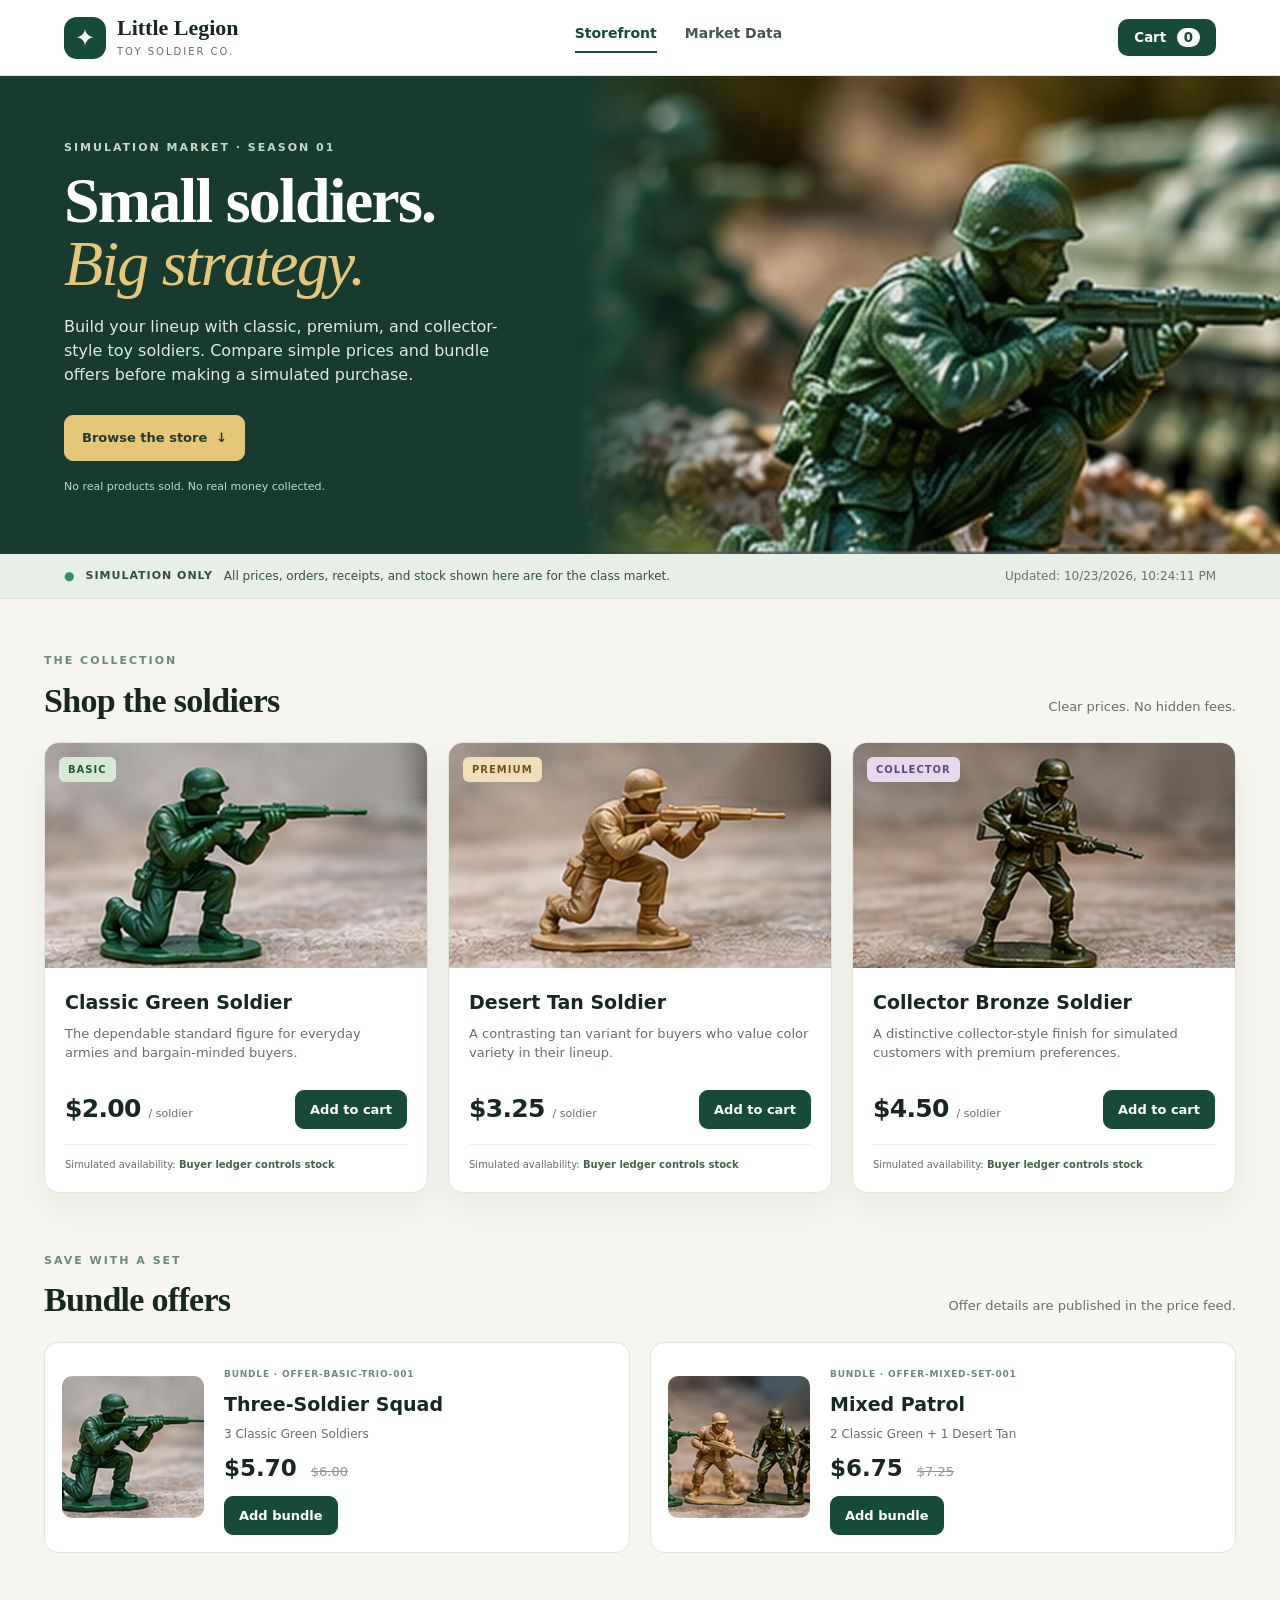
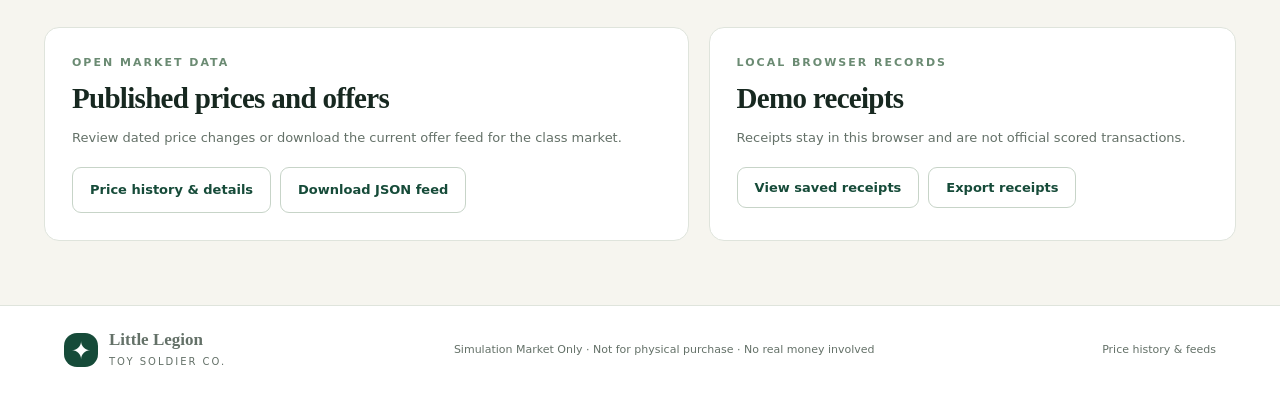
<file: index.html>
<!doctype html>
<html lang="en">
<head>
  <meta charset="utf-8">
  <meta name="viewport" content="width=device-width, initial-scale=1">
  <meta name="description" content="Little Legion Toy Co. simulation-only toy soldier storefront with published prices and offers.">
  <meta name="theme-color" content="#163b30">
  <title>Little Legion Toy Co. | Simulation Store</title>
  <link rel="stylesheet" href="styles.css">
  <script src="script.js" defer></script>
</head>
<body>
  <header class="topbar">
      <a class="brand" href="https://yu-j26.github.io/Toy_Soldier_Website/" aria-label="Little Legion home">
      <span class="brand-icon" aria-hidden="true">✦</span>
      <span><strong>Little Legion</strong><small>TOY SOLDIER CO.</small></span>
    </a>
    <nav aria-label="Main navigation">
      <a href="https://yu-j26.github.io/Toy_Soldier_Website/" aria-current="page">Storefront</a>
      <a href="./market-data.html">Market Data</a>
    </nav>
    <button class="cart-button" id="open-cart" type="button" aria-haspopup="dialog" aria-controls="cart-dialog">
      Cart <span id="cart-count" aria-live="polite" aria-atomic="true">0</span>
    </button>
  </header>

  <main>
    <section class="hero" id="home">
      <div class="hero-copy">
        <p class="kicker">SIMULATION MARKET · SEASON 01</p>
        <h1>Small soldiers.<br><em>Big strategy.</em></h1>
        <p>Build your lineup with classic, premium, and collector-style toy soldiers. Compare simple prices and bundle offers before making a simulated purchase.</p>
        <a class="primary-button" href="#shop">Browse the store <span aria-hidden="true">↓</span></a>
        <p class="hero-note">No real products sold. No real money collected.</p>
      </div>
      <div class="hero-image">
        <img src="assets/toy-soldiers-hero.jpg" alt="Realistic green toy soldiers posed on a miniature battlefield" fetchpriority="high" decoding="async">
      </div>
    </section>

    <div class="simulation-banner">
      <span aria-hidden="true">●</span>
      <strong>SIMULATION ONLY</strong>
      <span>All prices, orders, receipts, and stock shown here are for the class market.</span>
      <span class="updated">Updated: <time id="updated-at">See price feed</time></span>
    </div>

    <section class="store-section" id="shop">
      <div class="section-heading">
        <div><p class="kicker">THE COLLECTION</p><h2>Shop the soldiers</h2></div>
        <p>Clear prices. No hidden fees.</p>
      </div>
      <div class="product-grid">
        <article class="product-card" data-product="SOLDIER-BASIC">
          <div class="product-image"><img src="assets/classic-green-soldier.jpg" alt="Classic green plastic toy soldier" loading="lazy" decoding="async"><span class="tag tag-basic">BASIC</span></div>
          <div class="product-info">
            <h3>Classic Green Soldier</h3>
            <p class="description">The dependable standard figure for everyday armies and bargain-minded buyers.</p>
            <div class="product-bottom"><p class="price">$<span data-product-price>2.00</span> <small>/ soldier</small></p><button class="add-button" data-add="OFFER-BASIC-UNIT-001" type="button">Add to cart</button></div>
            <p class="availability">Simulated availability: <strong>Buyer ledger controls stock</strong></p>
          </div>
        </article>
        <article class="product-card" data-product="SOLDIER-PREMIUM">
          <div class="product-image"><img src="assets/desert-tan-soldier.jpg" alt="Desert tan toy soldier" loading="lazy" decoding="async"><span class="tag tag-premium">PREMIUM</span></div>
          <div class="product-info">
            <h3>Desert Tan Soldier</h3>
            <p class="description">A contrasting tan variant for buyers who value color variety in their lineup.</p>
            <div class="product-bottom"><p class="price">$<span data-product-price>3.25</span> <small>/ soldier</small></p><button class="add-button" data-add="OFFER-PREMIUM-UNIT-001" type="button">Add to cart</button></div>
            <p class="availability">Simulated availability: <strong>Buyer ledger controls stock</strong></p>
          </div>
        </article>
        <article class="product-card" data-product="SOLDIER-COLLECTOR">
          <div class="product-image"><img src="assets/collector-bronze-soldier.jpg" alt="Bronze-finish collector-style toy soldier" loading="lazy" decoding="async"><span class="tag tag-collector">COLLECTOR</span></div>
          <div class="product-info">
            <h3>Collector Bronze Soldier</h3>
            <p class="description">A distinctive collector-style finish for simulated customers with premium preferences.</p>
            <div class="product-bottom"><p class="price">$<span data-product-price>4.50</span> <small>/ soldier</small></p><button class="add-button" data-add="OFFER-COLLECTOR-UNIT-001" type="button">Add to cart</button></div>
            <p class="availability">Simulated availability: <strong>Buyer ledger controls stock</strong></p>
          </div>
        </article>
      </div>
    </section>

    <section class="offers-section" id="offers">
      <div class="section-heading">
        <div><p class="kicker">SAVE WITH A SET</p><h2>Bundle offers</h2></div>
        <p>Offer details are published in the price feed.</p>
      </div>
      <div class="bundle-grid">
        <article class="bundle-card" data-offer="OFFER-BASIC-TRIO-001">
          <img src="assets/classic-green-soldier.jpg" alt="Green toy soldier representing the classic squad" loading="lazy" decoding="async">
          <div><span class="bundle-label">BUNDLE · OFFER-BASIC-TRIO-001</span><h3>Three-Soldier Squad</h3><p>3 Classic Green Soldiers</p><div class="bundle-price">$<span data-offer-price>5.70</span> <del>$6.00</del></div><button class="add-button" data-add="OFFER-BASIC-TRIO-001" type="button">Add bundle</button></div>
        </article>
        <article class="bundle-card" data-offer="OFFER-MIXED-SET-001">
          <img src="assets/mixed-squad-bundle.jpg" alt="Mixed group of green and tan toy soldiers" loading="lazy" decoding="async">
          <div><span class="bundle-label">BUNDLE · OFFER-MIXED-SET-001</span><h3>Mixed Patrol</h3><p>2 Classic Green + 1 Desert Tan</p><div class="bundle-price">$<span data-offer-price>6.75</span> <del>$7.25</del></div><button class="add-button" data-add="OFFER-MIXED-SET-001" type="button">Add bundle</button></div>
        </article>
      </div>
    </section>

    <section class="market-section" id="market">
      <article class="market-card">
        <p class="kicker">OPEN MARKET DATA</p>
        <h2>Published prices and offers</h2>
        <p>Review dated price changes or download the current offer feed for the class market.</p>
        <div class="feed-buttons">
          <a class="secondary-button" href="./market-data.html">Price history &amp; details</a>
          <a class="secondary-button" href="price-feed.json" download>Download JSON feed</a>
        </div>
      </article>
      <article class="market-card">
        <p class="kicker">LOCAL BROWSER RECORDS</p>
        <h2>Demo receipts</h2>
        <p>Receipts stay in this browser and are not official scored transactions.</p>
        <div class="feed-buttons">
          <button class="secondary-button" id="view-receipts" type="button">View saved receipts</button>
          <button class="secondary-button" id="export-demo" type="button">Export receipts</button>
        </div>
      </article>
    </section>

    <section class="receipt-section hidden" id="receipt-panel" aria-labelledby="receipt-title">
      <div class="section-heading">
        <div><p class="kicker">LOCAL BROWSER RECORDS</p><h2 id="receipt-title">Demo receipts</h2></div>
        <button class="secondary-button" id="close-receipts" type="button">Close</button>
      </div>
      <p class="small-note">These are stored in this browser only. They are not the buyer team's official scored ledger.</p>
      <div id="receipt-list" class="receipt-list"></div>
    </section>
  </main>

  <footer>
    <a class="brand footer-brand" href="https://yu-j26.github.io/Toy_Soldier_Website/"><span class="brand-icon" aria-hidden="true">✦</span><span><strong>Little Legion</strong><small>TOY SOLDIER CO.</small></span></a>
    <p>Simulation Market Only · Not for physical purchase · No real money involved</p>
    <a href="./market-data.html">Price history &amp; feeds</a>
  </footer>

  <dialog id="cart-dialog" aria-labelledby="cart-title">
    <form method="dialog" class="dialog-head">
      <div><p class="kicker">SIMULATED CHECKOUT</p><h2 id="cart-title">Your cart</h2></div>
      <button class="close-button" type="submit" aria-label="Close cart">×</button>
    </form>
    <div id="cart-items" class="cart-items"></div>
    <div class="cart-total"><span>Simulated total</span><strong id="cart-total">$0.00</strong></div>
    <form id="checkout-form">
      <label for="buyer-name">Demo buyer name</label>
      <input id="buyer-name" name="buyerName" placeholder="e.g. Customer 014" required maxlength="60" autocomplete="off">
      <label for="buyer-id">Optional buyer ID</label>
      <input id="buyer-id" name="buyerId" placeholder="e.g. C014" maxlength="40" autocomplete="off">
      <p class="small-note">This creates a local demo receipt only. It does not submit a purchase to the buyer team's program.</p>
      <button class="primary-button full-width" type="submit">Generate demo receipt</button>
    </form>
    <div id="checkout-result" aria-live="polite"></div>
  </dialog>

  <script type="application/ld+json">{"@context":"https://schema.org","@type":"Store","name":"Little Legion Toy Co. Simulation Store","description":"Simulation-only toy soldier offers for a computational game theory class. No physical goods or real payments.","currenciesAccepted":"USD","priceRange":"$2.00-$6.75"}</script>
</body>
</html>
</file>
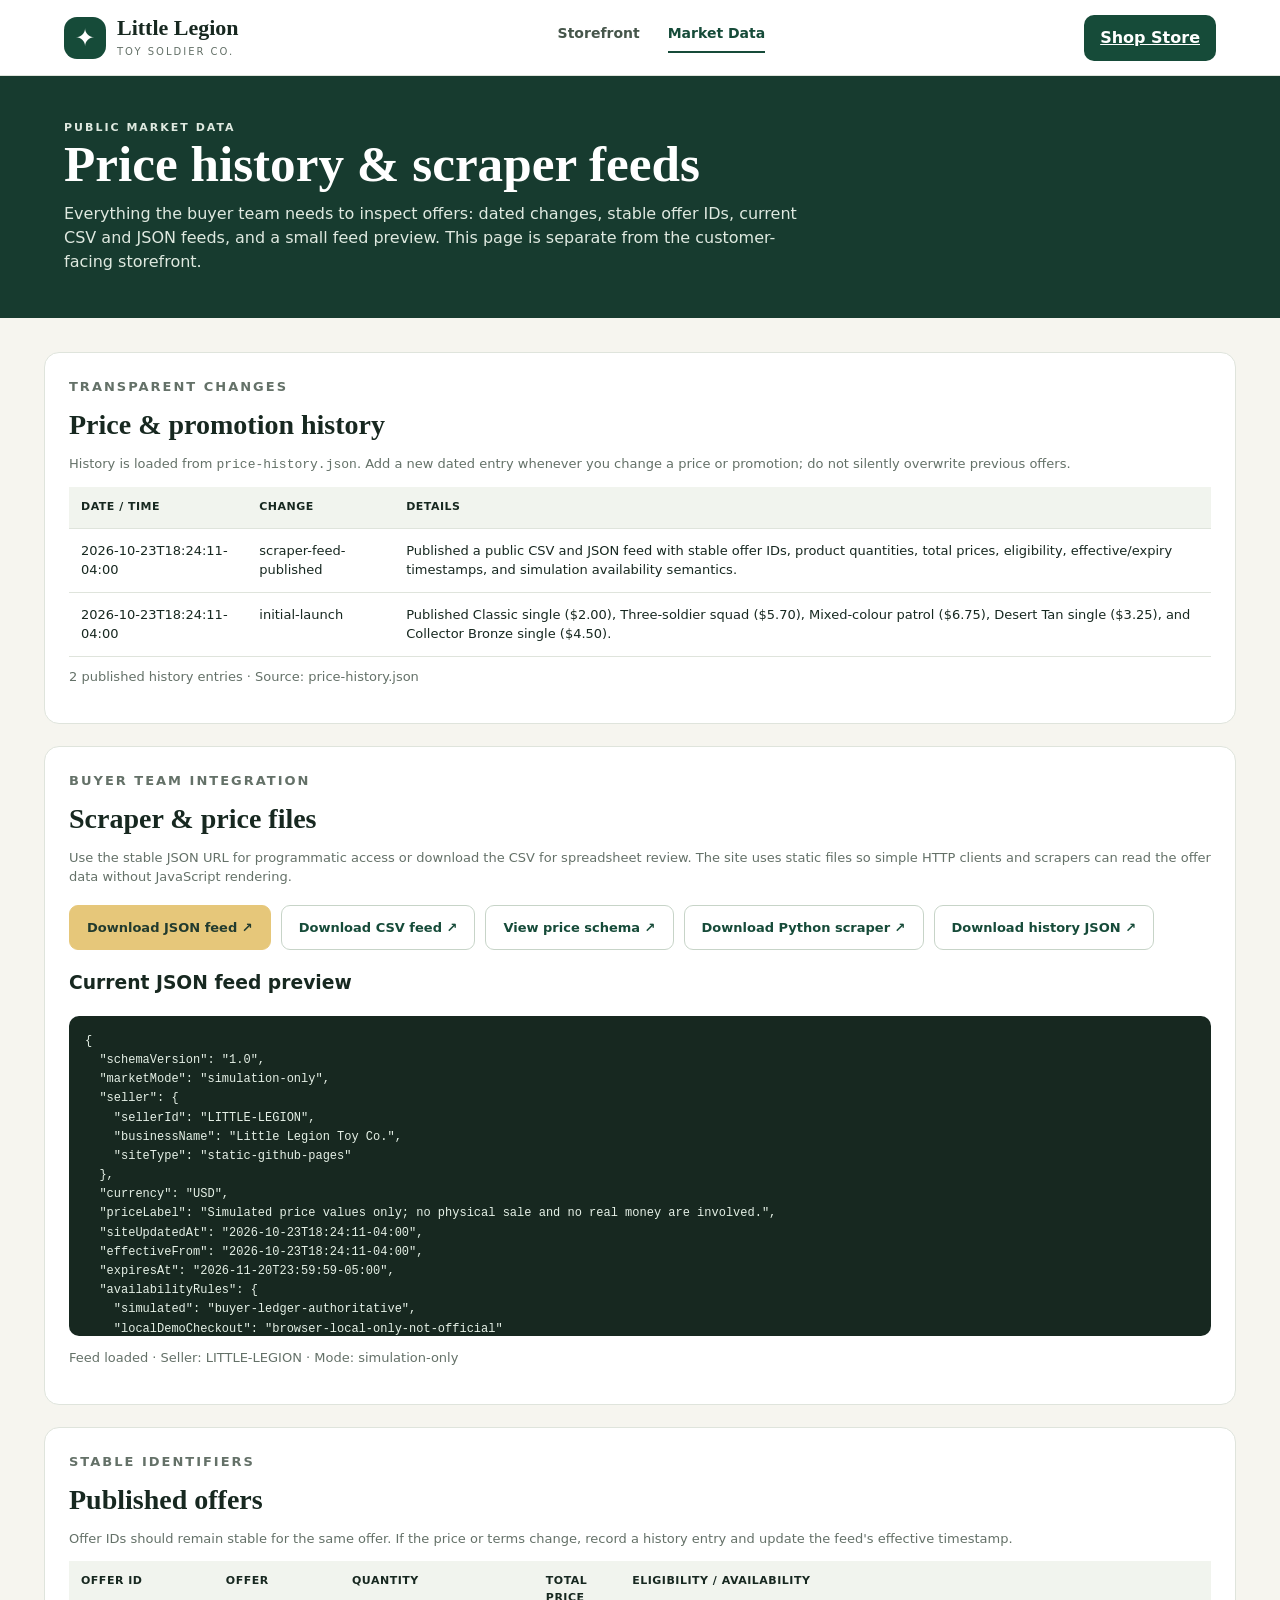
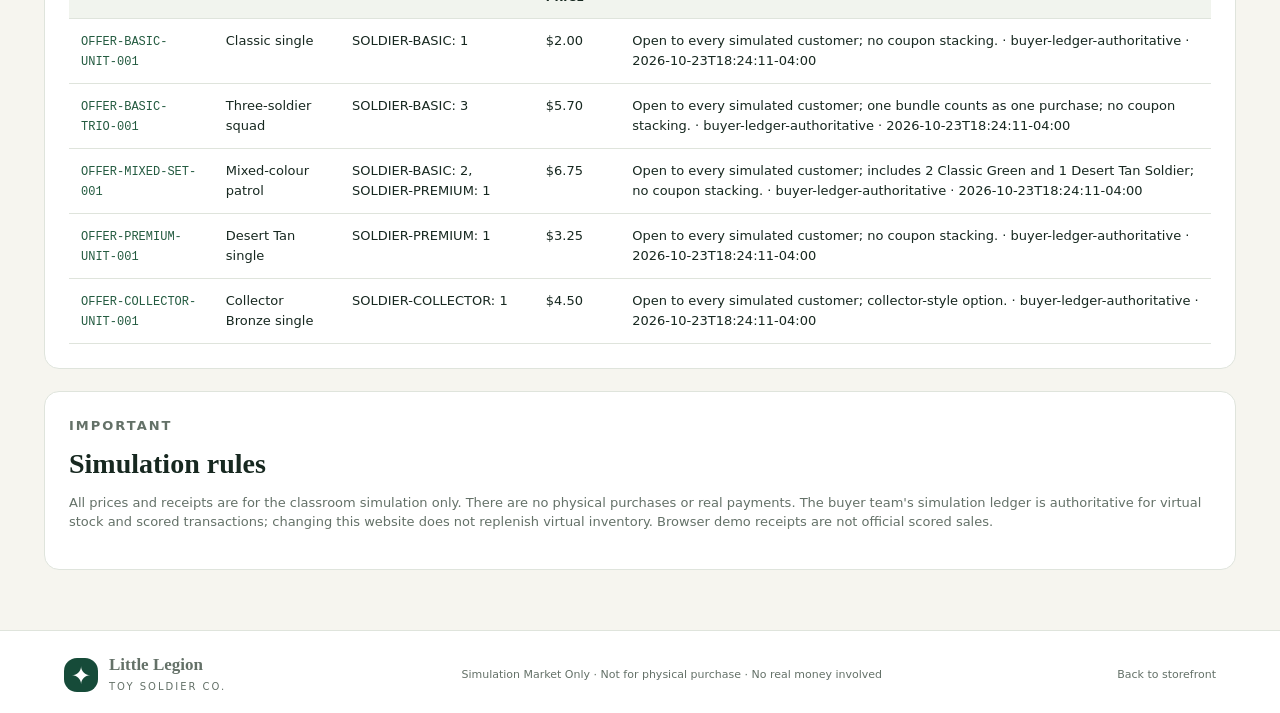
<file: market-data.html>
<!doctype html>
<html lang="en">
<head>
  <meta charset="utf-8">
  <meta name="viewport" content="width=device-width, initial-scale=1">
  <meta name="description" content="Public toy soldier simulation price history, scraper-friendly CSV and JSON feeds, and offer schema.">
  <meta name="theme-color" content="#163b30">
  <title>Price History & Scraper Feeds | Little Legion</title>
  <link rel="stylesheet" href="styles.css">
  <script src="market-data.js" defer></script>
</head>
<body>
  <header class="topbar">
    <a class="brand" href="https://yu-j26.github.io/Toy_Soldier_Website/" aria-label="Little Legion storefront"><span class="brand-icon" aria-hidden="true">✦</span><span><strong>Little Legion</strong><small>TOY SOLDIER CO.</small></span></a>
    <nav aria-label="Main navigation"><a href="https://yu-j26.github.io/Toy_Soldier_Website/">Storefront</a><a href="./market-data.html" aria-current="page">Market Data</a></nav>
    <a class="cart-button" href="https://yu-j26.github.io/Toy_Soldier_Website/#shop">Shop Store</a>
  </header>
  <section class="page-hero">
    <p class="kicker">PUBLIC MARKET DATA</p>
    <h1>Price history &amp; scraper feeds</h1>
    <p>Everything the buyer team needs to inspect offers: dated changes, stable offer IDs, current CSV and JSON feeds, and a small feed preview. This page is separate from the customer-facing storefront.</p>
  </section>
  <main class="data-layout">
    <section class="data-card" id="history">
      <p class="kicker">TRANSPARENT CHANGES</p><h2>Price &amp; promotion history</h2>
      <p>History is loaded from <code>price-history.json</code>. Add a new dated entry whenever you change a price or promotion; do not silently overwrite previous offers.</p>
      <div class="data-table-wrap"><table class="data-table"><thead><tr><th>Date / Time</th><th>Change</th><th>Details</th></tr></thead><tbody id="history-rows"><tr><td colspan="3">Loading published history…</td></tr></tbody></table></div>
      <p class="status-line" id="history-status" aria-live="polite"></p>
    </section>
    <section class="data-card" id="scraper">
      <p class="kicker">BUYER TEAM INTEGRATION</p><h2>Scraper &amp; price files</h2>
      <p>Use the stable JSON URL for programmatic access or download the CSV for spreadsheet review. The site uses static files so simple HTTP clients and scrapers can read the offer data without JavaScript rendering.</p>
      <div class="data-links"><a class="primary-button" href="price-feed.json" download>Download JSON feed ↗</a><a class="secondary-button" href="prices.csv" download>Download CSV feed ↗</a><a class="secondary-button" href="price-schema.html">View price schema ↗</a><a class="secondary-button" href="example-scraper.py" download>Download Python scraper ↗</a><a class="secondary-button" href="price-history.json" download>Download history JSON ↗</a></div>
      <h3>Current JSON feed preview</h3><pre class="feed-preview" id="feed-preview">Loading price-feed.json…</pre>
      <p class="status-line" id="feed-status" aria-live="polite">Feed status: loading</p>
    </section>
    <section class="data-card" id="offers">
      <p class="kicker">STABLE IDENTIFIERS</p><h2>Published offers</h2>
      <p>Offer IDs should remain stable for the same offer. If the price or terms change, record a history entry and update the feed's effective timestamp.</p>
      <div class="data-table-wrap"><table class="data-table"><thead><tr><th>Offer ID</th><th>Offer</th><th>Quantity</th><th>Total price</th><th>Eligibility / availability</th></tr></thead><tbody id="offer-rows"><tr><td colspan="5">Loading offers…</td></tr></tbody></table></div>
    </section>
    <section class="data-card">
      <p class="kicker">IMPORTANT</p><h2>Simulation rules</h2>
      <p>All prices and receipts are for the classroom simulation only. There are no physical purchases or real payments. The buyer team's simulation ledger is authoritative for virtual stock and scored transactions; changing this website does not replenish virtual inventory. Browser demo receipts are not official scored sales.</p>
    </section>
  </main>
  <footer><a class="brand footer-brand" href="https://yu-j26.github.io/Toy_Soldier_Website/"><span class="brand-icon" aria-hidden="true">✦</span><span><strong>Little Legion</strong><small>TOY SOLDIER CO.</small></span></a><p>Simulation Market Only · Not for physical purchase · No real money involved</p><a href="https://yu-j26.github.io/Toy_Soldier_Website/">Back to storefront</a></footer>
</body>
</html>
</file>
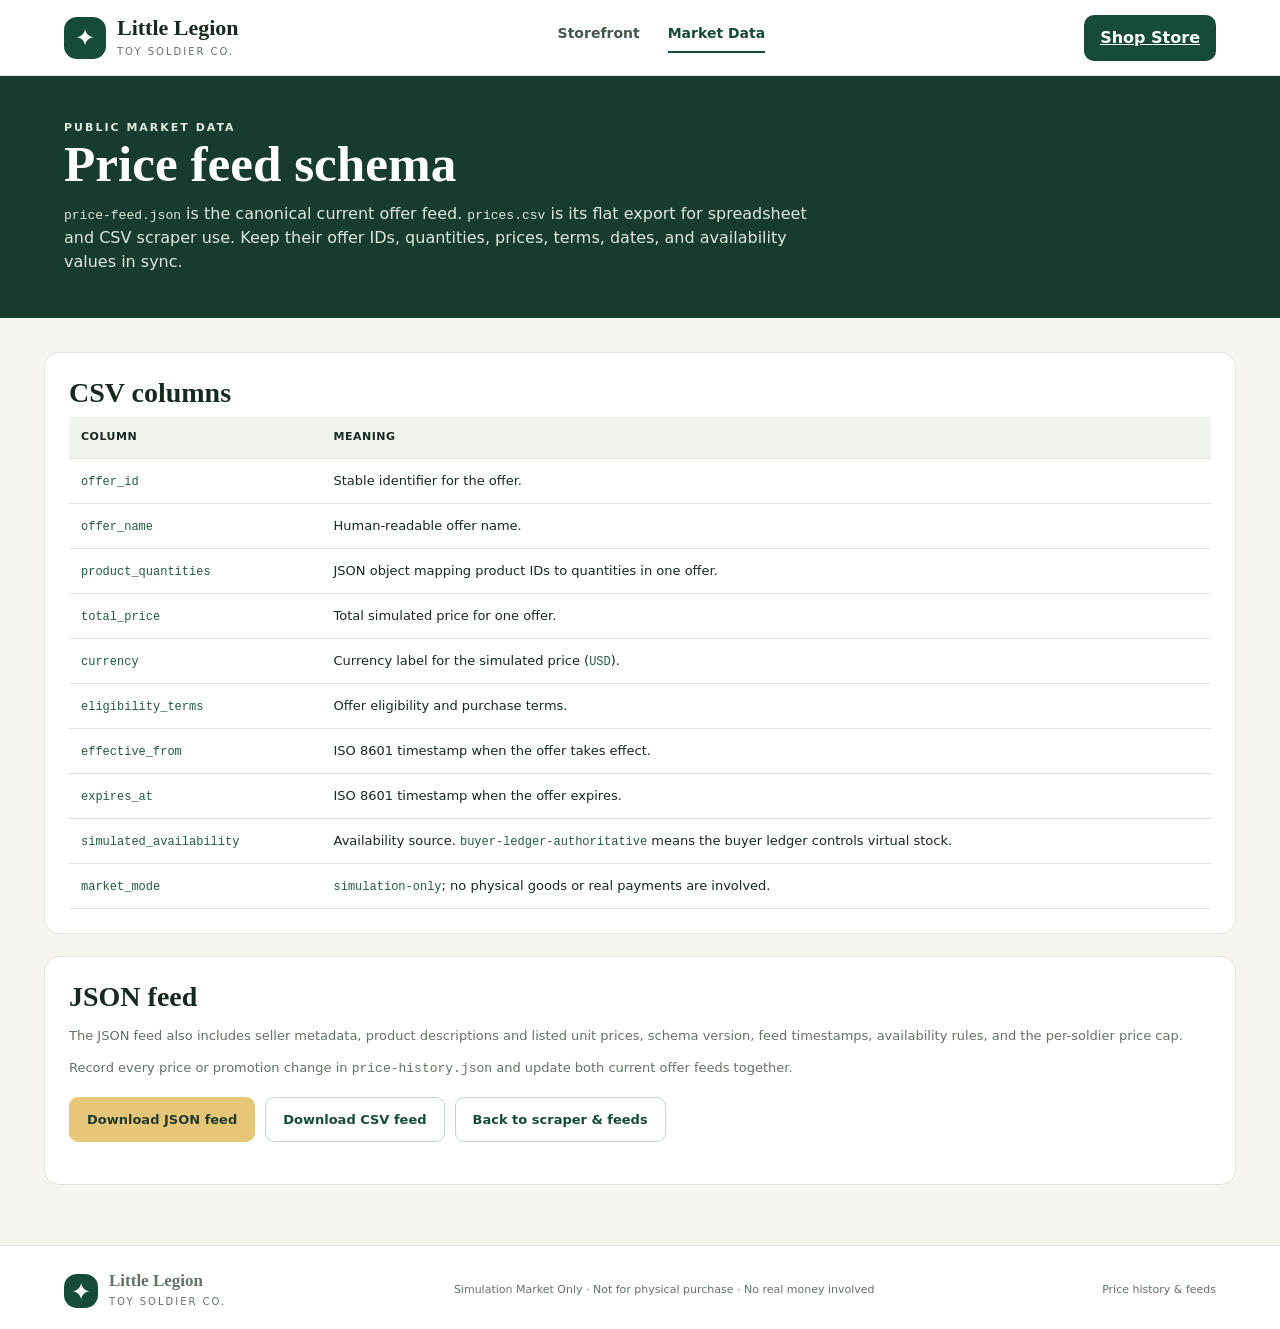
<file: price-schema.html>
<!doctype html>
<html lang="en">
<head>
  <meta charset="utf-8">
  <meta name="viewport" content="width=device-width, initial-scale=1">
  <meta name="description" content="Field definitions for the Little Legion simulation price feeds.">
  <meta name="theme-color" content="#163b30">
  <title>Price Feed Schema | Little Legion</title>
  <link rel="stylesheet" href="styles.css">
</head>
<body>
  <header class="topbar">
    <a class="brand" href="https://yu-j26.github.io/Toy_Soldier_Website/" aria-label="Little Legion storefront">
      <span class="brand-icon" aria-hidden="true">✦</span>
      <span><strong>Little Legion</strong><small>TOY SOLDIER CO.</small></span>
    </a>
    <nav aria-label="Main navigation">
      <a href="https://yu-j26.github.io/Toy_Soldier_Website/">Storefront</a>
      <a href="./market-data.html" aria-current="page">Market Data</a>
    </nav>
    <a class="cart-button" href="https://yu-j26.github.io/Toy_Soldier_Website/#shop">Shop Store</a>
  </header>

  <section class="page-hero">
    <p class="kicker">PUBLIC MARKET DATA</p>
    <h1>Price feed schema</h1>
    <p><code>price-feed.json</code> is the canonical current offer feed. <code>prices.csv</code> is its flat export for spreadsheet and CSV scraper use. Keep their offer IDs, quantities, prices, terms, dates, and availability values in sync.</p>
  </section>

  <main class="data-layout">
    <section class="data-card">
      <h2>CSV columns</h2>
      <div class="data-table-wrap">
        <table class="data-table">
          <thead><tr><th>Column</th><th>Meaning</th></tr></thead>
          <tbody>
            <tr><td><code>offer_id</code></td><td>Stable identifier for the offer.</td></tr>
            <tr><td><code>offer_name</code></td><td>Human-readable offer name.</td></tr>
            <tr><td><code>product_quantities</code></td><td>JSON object mapping product IDs to quantities in one offer.</td></tr>
            <tr><td><code>total_price</code></td><td>Total simulated price for one offer.</td></tr>
            <tr><td><code>currency</code></td><td>Currency label for the simulated price (<code>USD</code>).</td></tr>
            <tr><td><code>eligibility_terms</code></td><td>Offer eligibility and purchase terms.</td></tr>
            <tr><td><code>effective_from</code></td><td>ISO 8601 timestamp when the offer takes effect.</td></tr>
            <tr><td><code>expires_at</code></td><td>ISO 8601 timestamp when the offer expires.</td></tr>
            <tr><td><code>simulated_availability</code></td><td>Availability source. <code>buyer-ledger-authoritative</code> means the buyer ledger controls virtual stock.</td></tr>
            <tr><td><code>market_mode</code></td><td><code>simulation-only</code>; no physical goods or real payments are involved.</td></tr>
          </tbody>
        </table>
      </div>
    </section>
    <section class="data-card">
      <h2>JSON feed</h2>
      <p>The JSON feed also includes seller metadata, product descriptions and listed unit prices, schema version, feed timestamps, availability rules, and the per-soldier price cap.</p>
      <p>Record every price or promotion change in <code>price-history.json</code> and update both current offer feeds together.</p>
      <div class="data-links">
        <a class="primary-button" href="price-feed.json" download>Download JSON feed</a>
        <a class="secondary-button" href="prices.csv" download>Download CSV feed</a>
        <a class="secondary-button" href="./market-data.html#scraper">Back to scraper &amp; feeds</a>
      </div>
    </section>
  </main>

  <footer>
    <a class="brand footer-brand" href="https://yu-j26.github.io/Toy_Soldier_Website/"><span class="brand-icon" aria-hidden="true">✦</span><span><strong>Little Legion</strong><small>TOY SOLDIER CO.</small></span></a>
    <p>Simulation Market Only · Not for physical purchase · No real money involved</p>
    <a href="./market-data.html">Price history &amp; feeds</a>
  </footer>
</body>
</html>
</file>
<file: styles.css>
:root{--ink:#172820;--muted:#647168;--green:#164b39;--green2:#287653;--cream:#f6f5ef;--line:#dfe4dc;--gold:#e6c77a;--shadow:0 14px 38px #1b32210e}*{box-sizing:border-box}html{scroll-behavior:smooth}body{margin:0;background:var(--cream);color:var(--ink);font-family:Inter,ui-sans-serif,system-ui,-apple-system,BlinkMacSystemFont,"Segoe UI",sans-serif;line-height:1.5}a{color:inherit}.topbar{height:76px;display:flex;align-items:center;justify-content:space-between;gap:24px;padding:0 max(5vw,24px);background:#fff;border-bottom:1px solid var(--line);position:sticky;top:0;z-index:5}.brand{display:flex;align-items:center;gap:11px;text-decoration:none}.brand-icon{width:42px;height:42px;border-radius:13px;background:var(--green);color:#fff;display:grid;place-items:center;font-size:24px}.brand strong,.brand small{display:block}.brand strong{font-family:Georgia,serif;font-size:22px;line-height:1.1}.brand small{font-size:10px;letter-spacing:2px;color:var(--muted);margin-top:4px}.topbar nav{display:flex;gap:28px}.topbar nav a{text-decoration:none;font-size:14px;font-weight:650;color:#46564b}.topbar nav a:hover,footer a:hover{color:var(--green2)}button,a{ -webkit-tap-highlight-color:transparent}.cart-button{background:var(--green);color:#fff;border:0;border-radius:10px;padding:11px 16px;font-weight:700;cursor:pointer}.cart-button span{background:#fff;color:var(--green);border-radius:99px;padding:2px 7px;margin-left:6px}.hero{display:grid;grid-template-columns:.9fr 1.1fr;min-height:400px;background:#173b2f;color:#fff;overflow:hidden}.hero-copy{padding:64px 5vw 48px max(5vw,24px);align-self:center}.kicker{font-size:11px;letter-spacing:2px;font-weight:800;color:#6b8b73;margin:0 0 12px}.hero .kicker{color:#c5d9c9}.hero h1{font:700 clamp(42px,5vw,66px)/.99 Georgia,serif;letter-spacing:-1.8px;margin:0 0 20px}.hero h1 em{color:var(--gold);font-weight:500}.hero-copy>p:not(.kicker):not(.hero-note){max-width:490px;color:#e1e9e2;font-size:16px}.primary-button,.secondary-button,.add-button{display:inline-flex;justify-content:center;align-items:center;gap:9px;text-decoration:none;border-radius:9px;padding:12px 17px;font-family:inherit;font-size:13px;font-weight:700;cursor:pointer;transition:transform .15s,background .15s}.primary-button{background:var(--gold);color:#223b2e;border:1px solid var(--gold)}.hero .primary-button{margin-top:12px}.primary-button:hover,.secondary-button:hover,.add-button:hover{transform:translateY(-1px)}.hero-note{font-size:11px;color:#c5d9c9;margin-top:18px}.hero-image{min-height:400px;position:relative}.hero-image:after{content:"";position:absolute;inset:0;background:linear-gradient(90deg,#173b2f 0%,#173b2f12 26%,#173b2f00 100%)}.hero-image img{width:100%;height:100%;position:absolute;inset:0;object-fit:cover}.simulation-banner{display:flex;align-items:center;gap:11px;padding:13px max(5vw,24px);background:#e7efe7;border-bottom:1px solid #d4e1d4;color:#31513c;font-size:12px}.simulation-banner>span:first-child{color:#2e925c}.simulation-banner strong{font-size:11px;letter-spacing:1px}.simulation-banner .updated{margin-left:auto;color:#65756a}.store-section,.offers-section,.market-section,.receipt-section{max-width:1240px;margin:auto;padding:54px 24px}.section-heading{display:flex;justify-content:space-between;align-items:end;gap:20px;margin-bottom:23px}.section-heading h2,.market-card h2{font:700 34px/1.1 Georgia,serif;letter-spacing:-.7px;margin:0}.section-heading>p{color:var(--muted);font-size:13px;margin:0 0 3px}.product-grid{display:grid;grid-template-columns:repeat(3,minmax(0,1fr));gap:20px}.product-card{background:#fff;border:1px solid var(--line);border-radius:15px;overflow:hidden;box-shadow:var(--shadow)}.product-image{height:225px;position:relative;background:#e5e4db;overflow:hidden}.product-image img{width:100%;height:100%;object-fit:cover;transition:transform .3s}.product-card:hover .product-image img{transform:scale(1.035)}.tag{position:absolute;top:14px;left:14px;border-radius:6px;padding:5px 9px;font-size:10px;font-weight:850;letter-spacing:1px}.tag-basic{background:#d9e9d7;color:#235a37}.tag-premium{background:#f1dfb9;color:#76511a}.tag-collector{background:#e5d9ee;color:#64467b}.product-info{padding:20px}.product-info h3,.bundle-card h3{font-size:19px;margin:0 0 7px}.description{min-height:48px;color:var(--muted);font-size:13px;margin:0 0 18px}.product-bottom{display:flex;justify-content:space-between;align-items:center;gap:8px}.price{font-size:25px;font-weight:800;letter-spacing:-.7px;margin:0}.price small{font-size:11px;color:var(--muted);font-weight:500;letter-spacing:0}.add-button{background:var(--green);color:white;border:1px solid var(--green);padding:11px 14px}.availability{font-size:10px;color:var(--muted);border-top:1px solid #edf0ea;padding-top:12px;margin:15px 0 0}.availability strong{color:#41644b;font-weight:650}.offers-section{padding-top:6px}.bundle-grid{display:grid;grid-template-columns:repeat(2,minmax(0,1fr));gap:20px}.bundle-card{display:flex;gap:20px;padding:17px;background:#fff;border:1px solid var(--line);border-radius:14px;align-items:center}.bundle-card img{width:142px;height:142px;object-fit:cover;border-radius:10px;background:#e8e6dc}.bundle-card>div{flex:1}.bundle-label{font-size:9px;font-weight:800;letter-spacing:.8px;color:#6b8b73}.bundle-card h3{margin-top:6px}.bundle-card p{color:var(--muted);font-size:12px;margin:0 0 8px}.bundle-price{font-size:23px;font-weight:800;margin-bottom:10px}.bundle-price del{font-size:13px;font-weight:500;color:#8c978f;margin-left:6px}.market-section{display:grid;grid-template-columns:1.1fr .9fr;gap:20px;padding-top:20px;padding-bottom:64px}.market-card{background:#fff;border:1px solid var(--line);border-radius:15px;padding:27px}.market-card h2{font-size:29px}.market-card>p:not(.kicker){color:var(--muted);font-size:13px;max-width:680px}.feed-buttons{display:flex;flex-wrap:wrap;gap:9px;margin-top:20px}.secondary-button{background:#fff;color:var(--green);border:1px solid #c7d4c8}.small-note{font-size:11px!important;color:#7a857d!important}.hidden{display:none}.receipt-section{padding-top:0}.receipt-list{display:grid;gap:10px}.receipt-row{display:flex;justify-content:space-between;gap:15px;align-items:center;background:white;border:1px solid var(--line);padding:14px;border-radius:10px;font-size:13px}.receipt-row small{display:block;color:var(--muted)}footer{padding:25px max(5vw,24px);display:flex;align-items:center;justify-content:space-between;gap:20px;border-top:1px solid var(--line);background:#fff}footer .brand strong{font-size:17px}footer .brand-icon{width:34px;height:34px}footer p,footer>a{font-size:11px;color:var(--muted)}footer>a{text-decoration:none}dialog{border:0;border-radius:17px;padding:0;width:min(500px,calc(100% - 28px));box-shadow:0 24px 90px #07180f55;color:var(--ink)}dialog::backdrop{background:#0b2018a8;backdrop-filter:blur(3px)}.dialog-head{display:flex;align-items:center;justify-content:space-between;padding:23px 24px 12px}.dialog-head h2{margin:0;font:700 29px Georgia,serif}.dialog-head .kicker{margin-bottom:5px}.close-button{border:0;background:#eef1eb;border-radius:50%;width:34px;height:34px;font-size:23px;cursor:pointer}.cart-items{padding:0 24px;max-height:250px;overflow:auto}.cart-line{display:grid;grid-template-columns:1fr auto auto;gap:10px;align-items:center;border-bottom:1px solid var(--line);padding:12px 0;font-size:13px}.cart-line small{display:block;color:var(--muted)}.qty-controls{display:flex;align-items:center;gap:8px}.qty-controls button{width:25px;height:25px;border:1px solid var(--line);border-radius:6px;background:white;cursor:pointer}.cart-total{display:flex;justify-content:space-between;padding:18px 24px;font-size:14px;background:#f5f6f1}.cart-total strong{font-size:22px}#checkout-form{padding:18px 24px 24px;display:grid;gap:8px}#checkout-form label{font-size:12px;font-weight:700}#checkout-form input{width:100%;border:1px solid #cbd4cb;border-radius:8px;padding:11px;font:inherit;margin-bottom:5px}.full-width{width:100%}#checkout-result{padding:0 24px 20px;font-size:13px}.receipt-success{background:#edf6ec;border:1px solid #c8e0c8;padding:14px;border-radius:10px}.receipt-success a{display:inline-block;margin-top:8px;color:var(--green);font-weight:700}button:focus-visible,a:focus-visible,input:focus-visible{outline:3px solid #d6b45d;outline-offset:3px}
@media(max-width:850px){.hero{grid-template-columns:1fr}.hero-copy{padding:48px 24px 30px}.hero-image{min-height:260px}.hero-image:after{background:linear-gradient(0deg,#173b2f00,#173b2f00)}.product-grid{grid-template-columns:repeat(2,minmax(0,1fr))}.market-section{grid-template-columns:1fr}.topbar nav{gap:14px}.topbar nav a{font-size:12px}}@media(max-width:580px){.topbar{height:auto;min-height:68px;flex-wrap:wrap;padding:12px 16px;gap:12px}.brand strong{font-size:18px}.topbar nav{order:3;width:100%;justify-content:space-between;border-top:1px solid var(--line);padding-top:10px}.cart-button{margin-left:auto}.hero h1{font-size:48px}.simulation-banner{flex-wrap:wrap;padding:12px 16px}.simulation-banner .updated{margin-left:0;width:100%}.store-section,.offers-section,.market-section,.receipt-section{padding:38px 16px}.section-heading{align-items:start;flex-direction:column;gap:8px}.section-heading h2{font-size:30px}.product-grid,.bundle-grid{grid-template-columns:1fr}.product-image{height:235px}.description{min-height:0}.bundle-card{gap:13px;padding:12px}.bundle-card img{width:100px;height:120px}.bundle-card h3{font-size:16px}.market-card{padding:21px}footer{flex-wrap:wrap;padding:22px 16px}footer p{order:3;width:100%;margin:0}.feed-buttons>*{flex:1 1 100%}}

/* Dedicated market data page */
button{font-family:inherit}@media(prefers-reduced-motion:reduce){html{scroll-behavior:auto}*,*::before,*::after{scroll-behavior:auto!important;animation-duration:.01ms!important;animation-iteration-count:1!important;transition-duration:.01ms!important}}
.page-hero{background:#173b2f;color:#fff;padding:44px max(5vw,24px)}.page-hero h1{font:700 clamp(36px,4vw,52px)/1.05 Georgia,serif;margin:0 0 12px}.page-hero p{max-width:760px;color:#dfe9e0;margin:0}.data-layout{max-width:1240px;margin:auto;padding:34px 24px 60px;display:grid;gap:22px}.data-card{background:#fff;border:1px solid var(--line);border-radius:15px;padding:24px;overflow:hidden}.data-card h2{font:700 28px Georgia,serif;margin:0 0 8px}.data-card>p{font-size:13px;color:var(--muted)}.data-links{display:flex;flex-wrap:wrap;gap:10px;margin:18px 0}.data-table-wrap{overflow-x:auto}.data-table{width:100%;border-collapse:collapse;font-size:13px}.data-table th,.data-table td{text-align:left;padding:12px;border-bottom:1px solid var(--line);vertical-align:top}.data-table th{background:#f1f4ee;font-size:11px;letter-spacing:.5px;text-transform:uppercase}.data-table code{font-size:12px;color:#245b40}.feed-preview{background:#172820;color:#e5f0e6;padding:16px;border-radius:10px;white-space:pre-wrap;overflow:auto;font:12px/1.6 ui-monospace,SFMono-Regular,Consolas,monospace;max-height:320px}.status-line{font-size:12px;color:var(--muted);margin-top:10px}.topbar nav a[aria-current="page"]{color:var(--green);border-bottom:2px solid var(--green);padding-bottom:7px}@media(max-width:580px){.page-hero{padding:36px 18px}.data-layout{padding:24px 16px 42px}.data-card{padding:17px}.data-table{min-width:640px}}
</file>
